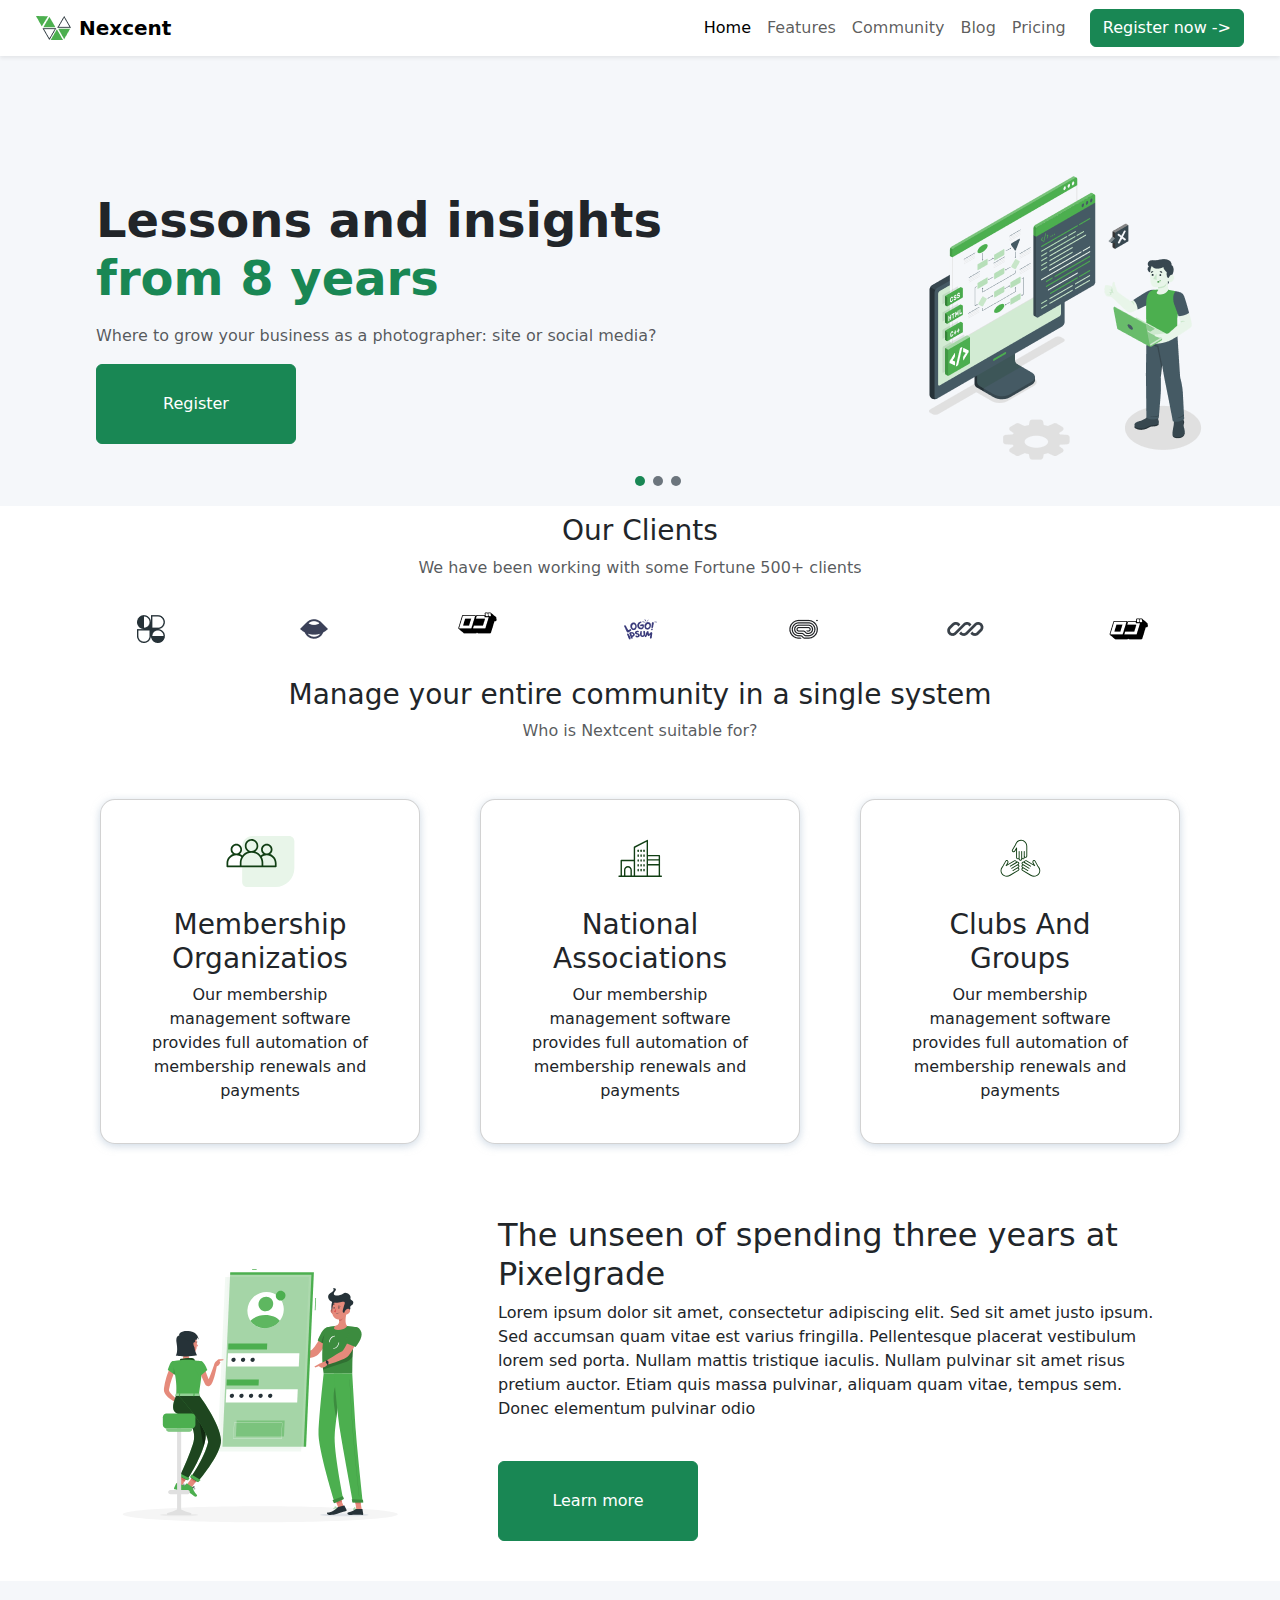
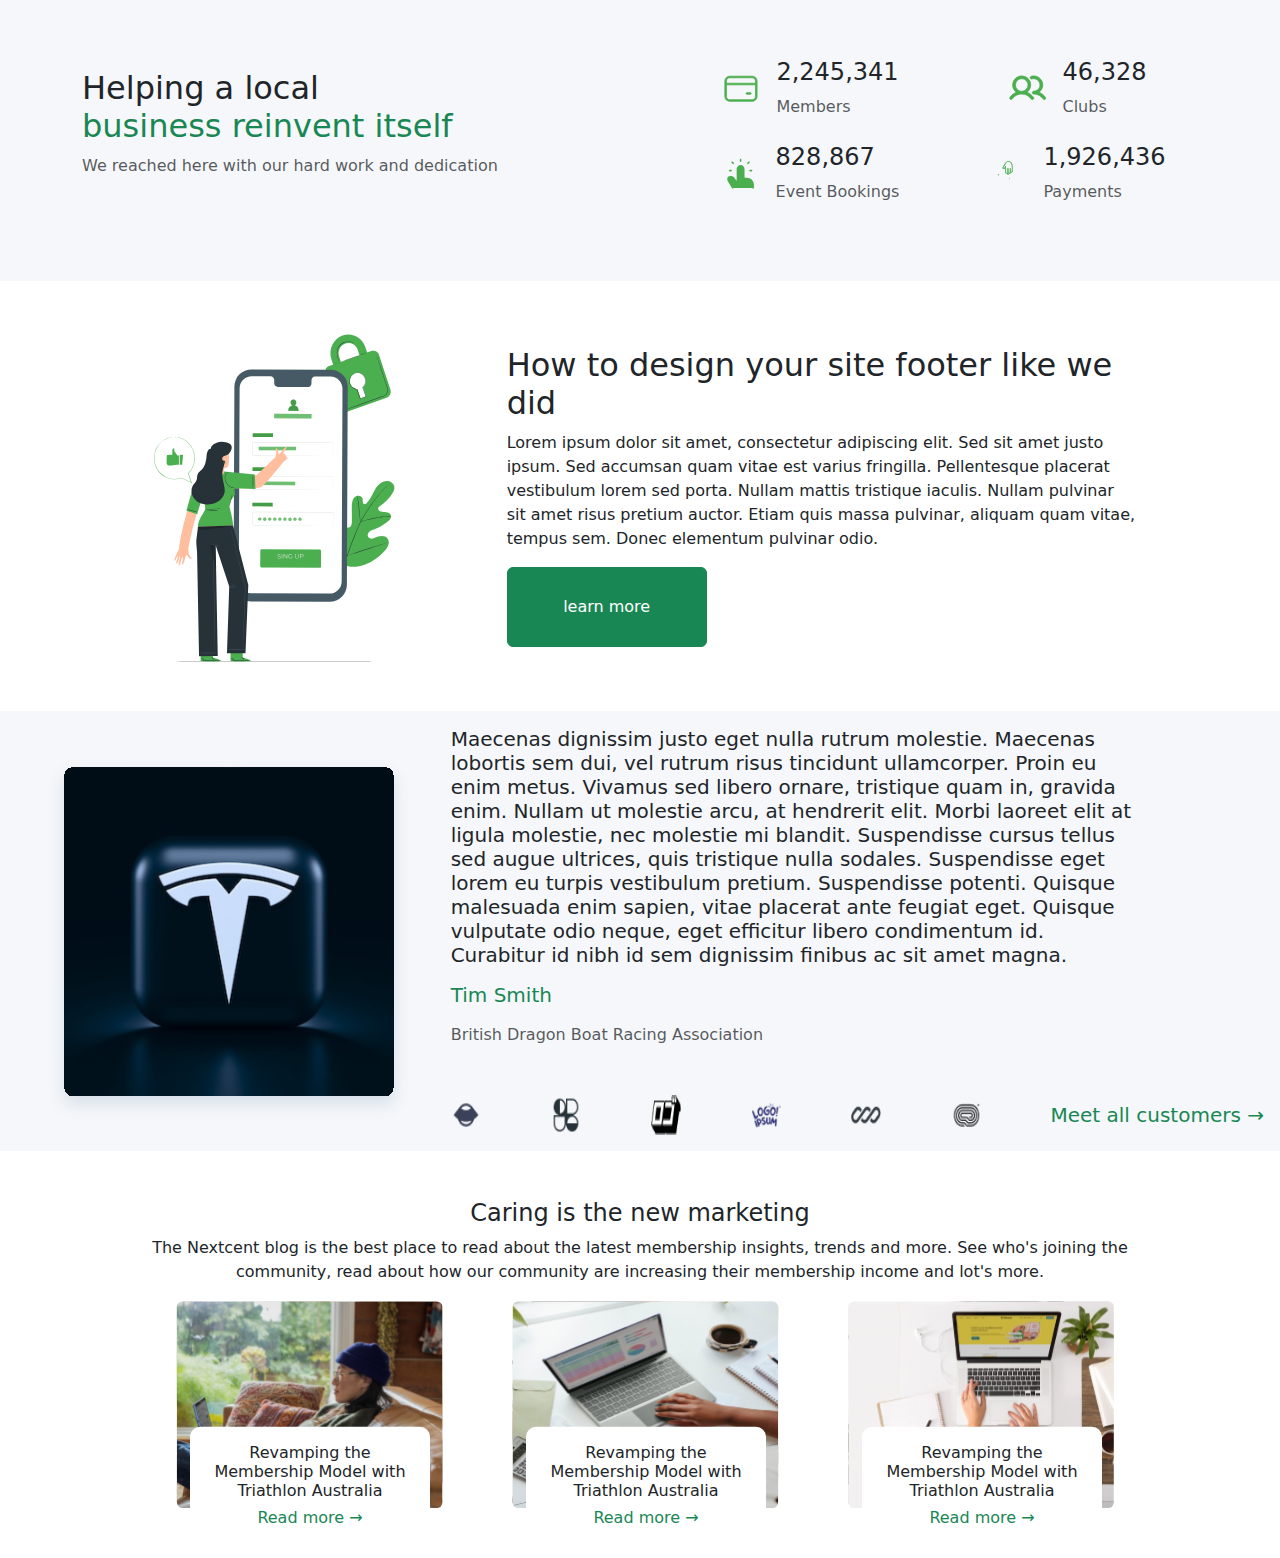
<file: index.html>
<!DOCTYPE html>
<html lang="en">
  <head>
    <link rel="stylesheet" href="css/bootstrap.min.css" />
    <link rel="stylesheet" href="style.css" />
    <title>Nexcent</title>
    <meta name="viewport" content="width=device-width, initial-scale=1" />
    <meta charset="utf-8" />
    <meta name="description" content="website responsive to all device" />
    <meta name="author" content="abdallah essam" />
    <meta name="keywords" content="html, css ,bootstrap" />
  </head>
  <body>
    
    <header>
      <nav class="navbar navbar-expand-lg bg-white shadow-sm px-4">
        <div class="container-fluid">
          <a href="#" class="navbar-brand alcenter">
            <img
              src="img/Nexcent logo.png"
              alt="logo"
              width="35"
              height="24"
              class="d-inline-block align-text-top me-2"
            />
            <strong> Nexcent </strong>
          </a>
          <button
            class="navbar-toggler"
            type="button"
            data-bs-toggle="collapse"
            data-bs-target="#x"
            aria-controls="x"
            aria-expanded="false"
            aria-label="Toggle navigation"
          >
            <span class="navbar-toggler-icon"></span>
          </button>
          <div id="x" class="collapse navbar-collapse justify-content-end">
            <ul class="navbar-nav me-3">
              <li class="nav-item">
                <a class="nav-link active" aria-current="page" href="#">Home</a>
              </li>
              <li class="nav-item">
                <a class="nav-link" href="#">Features</a>
              </li>
              <li class="nav-item">
                <a class="nav-link" href="#">Community</a>
              </li>
              <li class="nav-item">
                <a class="nav-link" href="#">Blog</a>
              </li>
              <li class="nav-item">
                <a class="nav-link" href="#">Pricing</a>
              </li>
            </ul>
            <a href="#" class="btn btn-success">Register now -> </a>
          </div>
        </div>
      </nav>
    </header>
    <main>
      <div
        class="container-fluid ps-5 bg"
        style="padding-top: 120px; padding-bottom: 20px"
      >
        <div class="row center">
          <div class="row flex-column-reverse flex-lg-row align-items-center">
            <div class="col-lg-8 text-lg-start text-center ps-lg-5">
              <h1 class="fw-bold display-5">
                Lessons and insights<br />
                <span class="text-success">from 8 years</span>
              </h1>
              <p class="text-muted mt-3">
                Where to grow your business as a photographer: site or social
                media?
              </p>
              <a href="" class="btn  buttonsu">Register</a>
            </div>
            <div class="col-lg-4 text-center">
              <img
                src="img/slider img.png"
                alt="logo"
                class="img-fluid"
                style="max-width: 90%"
              />
            </div>
          </div>
        </div>
        <div class="center gap-1 mt-3">
          <span class="dot bg-success dott"></span>
          <span class="dot bg-secondary mx-1 dott"></span>
          <span class="dot bg-secondary dott"></span>
        </div>
      </div>
    </main>
    <section>
      <div class="container">
        <div class="text-center m-2">
          <h3>Our Clients</h3>
          <p class="text-muted">
            We have been working with some Fortune 500+ clients
          </p>
        </div>
        <div class="row align-items-start py-3">
          <div class="col center">
            <img src="img/Logo1.png" />
          </div>
          <div class="col center">
            <img src="img/Logo.png" />
          </div>
          <div class="col center">
            <img src="img/Logo2.png" />
          </div>
          <div class="col center">
            <img src="img/Logo3.png" />
          </div>
          <div class="col center">
            <img src="img/Logo4.png" />
          </div>
          <div class="col center">
            <img src="img/Logo5.png" />
          </div>
          <div class="col center">
            <img src="img/Logo6.png" />
          </div>
        </div>
      </div>
    </section>
    <section>
      <div class="container">
        <div class="text-center m-3">
          <h3>Manage your entire community in a single system</h3>
          <p class="text-muted">Who is Nextcent suitable for?</p>
        </div>
        <div class="container my-5">
          <div class="row g-5 center py-2">
            <!--card 1-->
            <div class="col-12 col-sm-8 col-md-6 col-lg-4 center">
              <div class="card txtcard">
                <div class="card-icon py-1">
                  <img src="img/logo card 1.svg" class="card-img-top icoimg" />
                </div>
                <div class="card-body">
                  <h3 class="card-title">Membership Organizatios</h3>
                  <p class="card-text">
                    Our membership management software provides full automation
                    of membership renewals and payments
                  </p>
                </div>
              </div>
            </div>
            <!--card 2-->
            <div class="col-12 col-sm-8 col-md-6 col-lg-4 center">
              <div class="card txtcard">
                <div class="card-icon py-1">
                  <img src="img/logo card 2.svg" class="card-img-top icoimg" />
                </div>
                <div class="card-body">
                  <h3 class="card-title">National Associations</h3>
                  <p class="card-text">
                    Our membership management software provides full automation
                    of membership renewals and payments
                  </p>
                </div>
              </div>
            </div>
            <!--card 3-->
            <div class="col-12 col-sm-8 col-md-6 col-lg-4 center">
              <div class="card txtcard">
                <div class="card-icon py-1">
                  <img src="img/logo card 3.svg" class="card-img-top icoimg" />
                </div>
                <div class="card-body">
                  <h3 class="card-title">Clubs And Groups</h3>
                  <p class="card-text">
                    Our membership management software provides full automation
                    of membership renewals and payments
                  </p>
                </div>
              </div>
            </div>
          </div>
        </div>
      </div>
    </section>
    <section class="unlock">
      <div class="container">
        <div class="card border-0">
          <div class="row center">
            <div class="col-lg-4 col-sm-8 center">
              <img src="img/social photo 1.svg" class="img-fluid" style="width: 400px" />
            </div>
            <div
              class="card-body col-lg-8 flex-column center px-5 text-center text-lg-start"
              style="max-width: 85%"
            >
              <h2 class="card-title">
                The unseen of spending three years at Pixelgrade
              </h2>
              <p class="card-text">
                Lorem ipsum dolor sit amet, consectetur adipiscing elit. Sed sit
                amet justo ipsum. Sed accumsan quam vitae est varius fringilla.
                Pellentesque placerat vestibulum lorem sed porta. Nullam mattis
                tristique iaculis. Nullam pulvinar sit amet risus pretium
                auctor. Etiam quis massa pulvinar, aliquam quam vitae, tempus
                sem. Donec elementum pulvinar odio
              </p>
              <div class="text-center text-lg-start">
                <a href="#" class="btn my-4 buttonsu">Learn more</a>
              </div>
            </div>
          </div>
        </div>
      </div>
    </section>
    <section style="height: 300px" class="bg">
      <div class="container h-100">
        <div class="row h-100 align-items-center">
          <div class="col-12 col-md-6 col-lg-6 text-center text-lg-start">
            <h2>
              Helping a local<br />
              <span class="text-success">business reinvent itself</span>
            </h2>
            <p class="text-muted">
              We reached here with our hard work and dedication
            </p>
          </div>
          <div class="col-md-6 py-lg-5 ps-sm-5 d-flex align-items-center">
            <div class="row g-4">
              <!-- Item 1 -->
              <div class="col-6 col-sm-6">
                <div class="itemcenter">
                  <img src="img/item icon 1.svg" width="40" height="40" alt="icon" />
                  <div class="ms-3">
                    <div class="stat-number"><h4>2,245,341</h4></div>
                    <div class="stat-label text-muted">Members</div>
                  </div>
                </div>
              </div>
              <!-- Item 2 -->
              <div class="col-6 col-sm-6">
                <div class="itemcenter">
                  <img src="img/item icon 2.svg" width="40" height="40" alt="icon" />
                  <div class="ms-3">
                    <div class="stat-number"><h4>46,328</h4></div>
                    <div class="stat-label text-muted">Clubs</div>
                  </div>
                </div>
              </div>
              <!-- Item 3 -->
              <div class="col-6 col-sm-6">
                <div class="itemcenter">
                  <img src="img/item icon 3.svg" width="40" height="40" alt="icon" />
                  <div class="ms-3">
                    <div class="stat-number"><h4>828,867</h4></div>
                    <div class="stat-label text-muted">Event Bookings</div>
                  </div>
                </div>
              </div>
              <!-- Item 4 -->
              <div class="col-6 col-sm-6">
                <div class="itemcenter">
                  <img src="img/item icon 4.svg" width="40" height="40" alt="icon" />
                  <div class="ms-3">
                    <div class="stat-number"><h4>1,926,436</h4></div>
                    <div class="stat-label text-muted">Payments</div>
                  </div>
                </div>
              </div>
            </div>
          </div>
        </div>
      </div>
    </section>
    <section>
      <div class="container py-5" style="max-width: 85%">
        <div class="card border-0">
          <div class="row center">
            <div class="col-sm-8 col-lg-4 center">
              <img
                class="card-img img-fluid"
                src="img/social photo 2.svg"
                alt="Title"
                style="width: 400px"
              />
            </div>
            <div
              class="col-lg-8 card-body flex-column center px-5 text-center text-lg-start"
            >
              <h2 class="card-title">
                How to design your site footer like we did
              </h2>
              <p class="card-text">
                Lorem ipsum dolor sit amet, consectetur adipiscing elit. Sed sit
                amet justo ipsum. Sed accumsan quam vitae est varius fringilla.
                Pellentesque placerat vestibulum lorem sed porta. Nullam mattis
                tristique iaculis. Nullam pulvinar sit amet risus pretium
                auctor. Etiam quis massa pulvinar, aliquam quam vitae, tempus
                sem. Donec elementum pulvinar odio.
              </p>
              <div class="text-center text-lg-start">
                <a href="#" class="btn buttonsu">learn more</a>
              </div>
            </div>
          </div>
        </div>
      </div>
    </section>
    <section class="bg">
      
      <div class="card text-start bg-transparent border-0">
        <div class="row align-items-center">
          <div class="col-12 col-md-12 col-lg-4 align-items-center">
            <img
              class="card-img alcenter pt-3 ps-lg-5"
              style="height: 400px"
              src="img/tesla logo.svg"
              alt="Title"
            />
          </div>
          <div class="col-lg-8 text-lg-start text-center">
            <div class="card-body">
              <h5 class="card-text ms-5 ms-lg-0" style="max-width: 85%">
                Maecenas dignissim justo eget nulla rutrum molestie. Maecenas
                lobortis sem dui, vel rutrum risus tincidunt ullamcorper. Proin
                eu enim metus. Vivamus sed libero ornare, tristique quam in,
                gravida enim. Nullam ut molestie arcu, at hendrerit elit. Morbi
                laoreet elit at ligula molestie, nec molestie mi blandit.
                Suspendisse cursus tellus sed augue ultrices, quis tristique
                nulla sodales. Suspendisse eget lorem eu turpis vestibulum
                pretium. Suspendisse potenti. Quisque malesuada enim sapien,
                vitae placerat ante feugiat eget. Quisque vulputate odio neque,
                eget efficitur libero condimentum id. Curabitur id nibh id sem
                dignissim finibus ac sit amet magna.
                <h5 class="text-success py-2">Tim Smith</h5>
                <p class="text-muted">British Dragon Boat Racing Association</p>
              </h5>

              <!--logos-->
              <div class="logos">
                <img src="img/Logo.png" class="imglogo" />
                <img src="img/Logo1.png" class="imglogo" />
                <img src="img/Logo2.png" class="imglogo" />
                <img src="img/Logo3.png" class="imglogo" />
                <img src="img/Logo5.png" class="imglogo" />
                <img src="img/Logo4.png" class="imglogo" />
                <a
                  href="#"
                  class="custom-link text-success mt-2"
                  style="text-decoration: none"
                  ><h5>Meet all customers <span class="arrow">&rarr;</span></h5>
                </a>
              </div>
            </div>
          </div>
        </div>
      </div>
    </section>
    <footer>
      
      <div class="container my-5">
        <div class="text-center px-5">
          <h4>Caring is the new marketing</h4>
          <p class="text-center px-2">
            The Nextcent blog is the best place to read about the latest
            membership insights, trends and more. See who's joining the
            community, read about how our community are increasing their
            membership income and lot's more.​
          </p>
          <div class="container">
            <div class="row ms-md-0 my-1 center">
              <!--card 1-->

              <div
                class="col-lg-4 col-md-6 my-sm-5 my-md-0 my-lg-0 my-5 center"
              >
                <div class="footdiv">
                  <img
                    src="img/img foot icon 1.svg"
                    class="img-fluid footimg px-md-3"
                    alt="Card Image"
                  />
                  <div class="imgcard">
                    <h6 class="footcard">
                      Revamping the Membership Model with Triathlon Australia
                    </h6>
                    <div class="text-center">
                      <a href="#" class="textfoot">
                        <h6>Read more →</h6>
                      </a>
                    </div>
                  </div>
                </div>
              </div>
              <!--card 2-->

              <div
                class="col-lg-4 col-md-6 my-sm-5 my-md-0 my-lg-0 my-5 center"
              >
                <div class="footdiv">
                  <img
                    src="img/img foot icon 2.svg"
                    class="img-fluid footimg px-md-3"
                    alt="Card Image"
                  />
                  <div class="imgcard">
                    <h6 class="footcard">
                      Revamping the Membership Model with Triathlon Australia
                    </h6>
                    <div class="text-center">
                      <a href="#" class="textfoot">
                        <h6>Read more →</h6>
                      </a>
                    </div>
                  </div>
                </div>
              </div>
              <!--card 3-->

              <div
                class="col-lg-4 col-md-6 my-sm-5 my-md-5 my-lg-0 my-5 center"
              >
                <div class="footdiv">
                  <img
                    src="img/img foot icon 3.svg"
                    class="img-fluid px-md-3 py-md-3 py-lg-0 footimg"
                    alt="Card Image"
                  />
                  <div class="imgcard">
                    <h6 class="footcard">
                      Revamping the Membership Model with Triathlon Australia
                    </h6>
                    <div class="text-center">
                      <a href="#" class="textfoot">
                        <h6>Read more →</h6>
                      </a>
                    </div>
                  </div>
                </div>
              </div>
            </div>
          </div>
        </div>
      </div>
    </footer>
    <script src="js/jquery-3.7.1.min.js"></script>
    <script src="js/bootstrap.bundle.min.js"></script>
  </body>
</html>
</file>
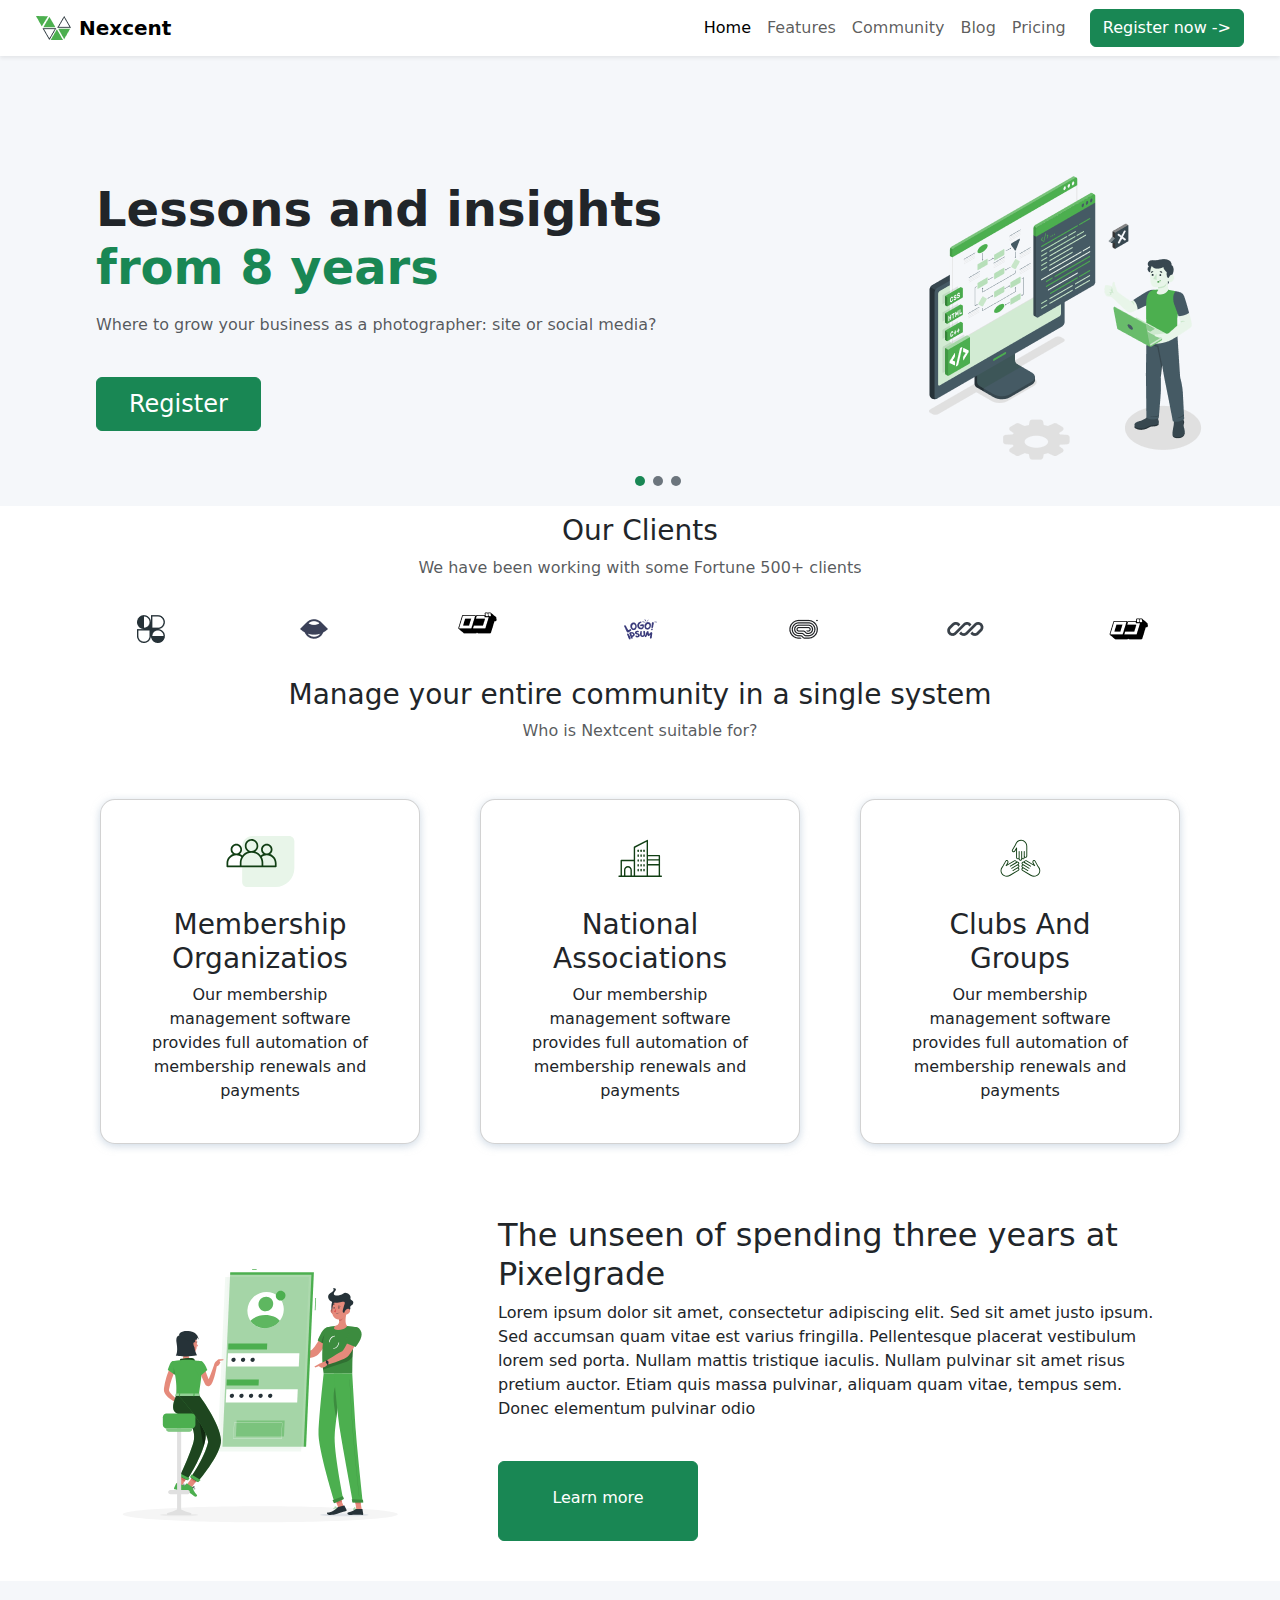
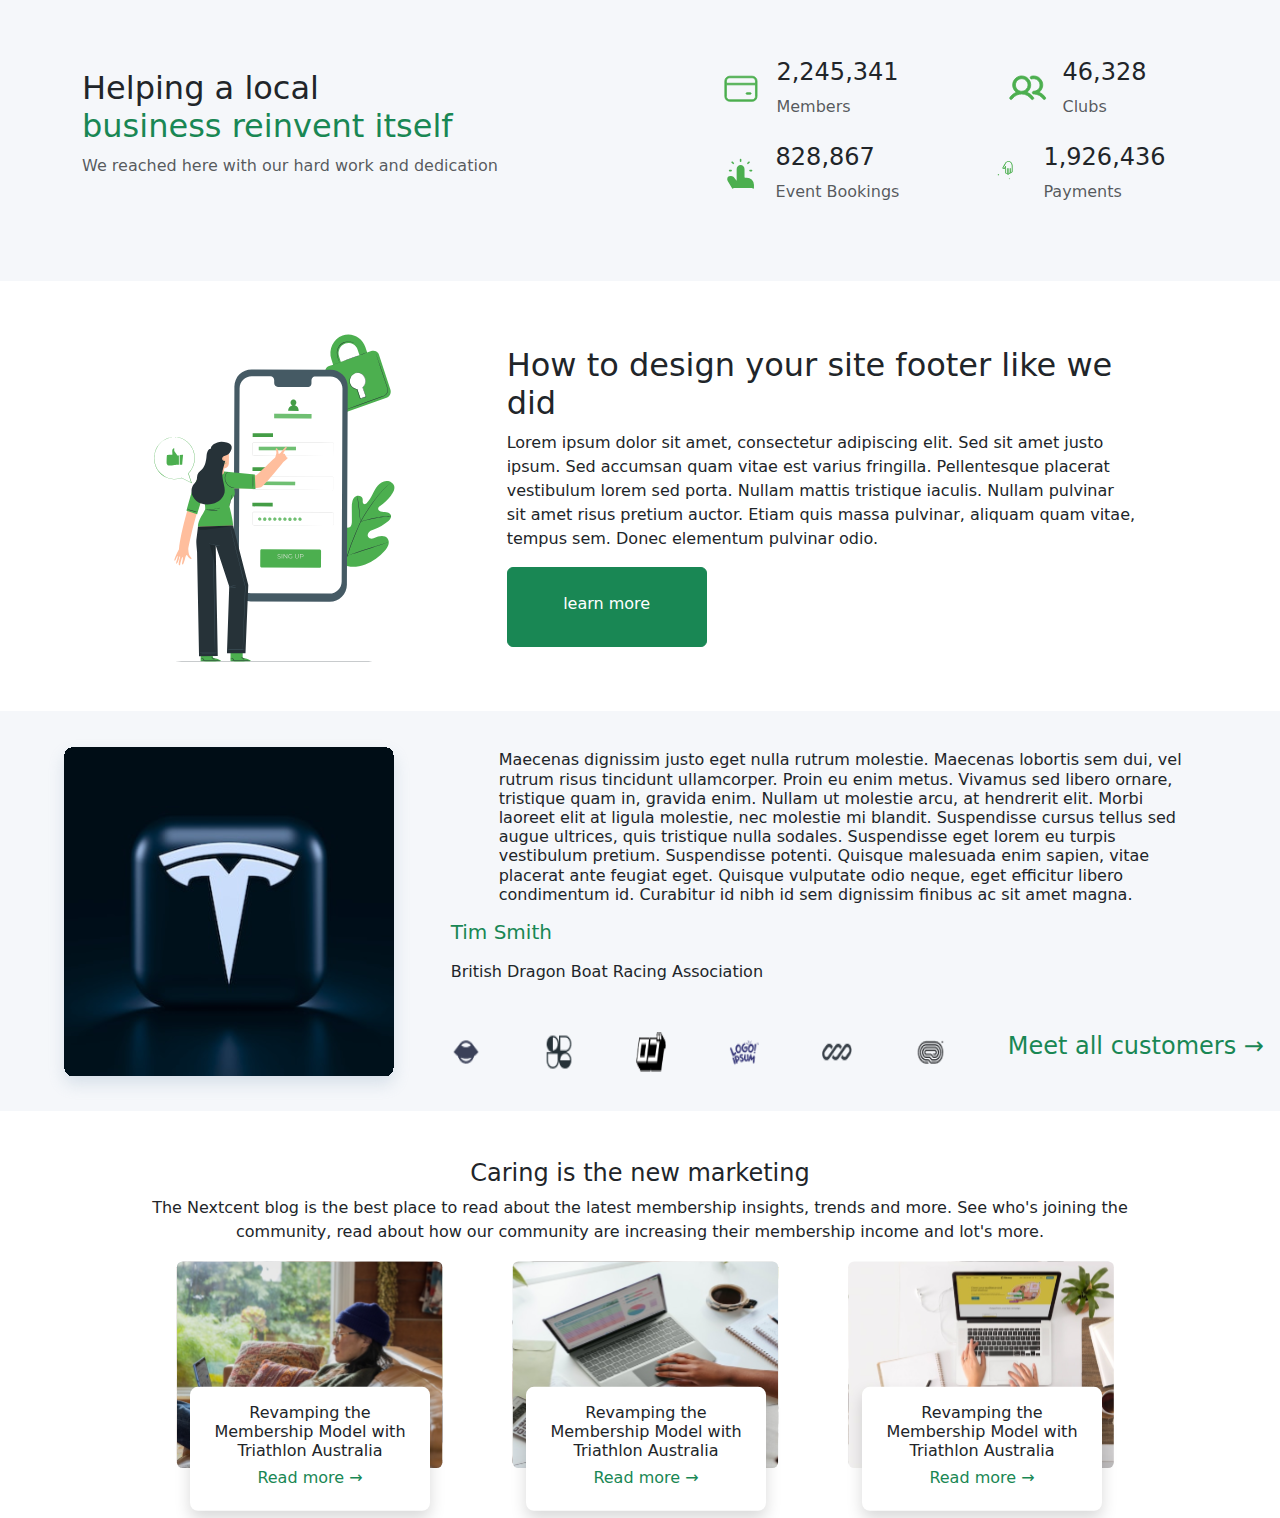
<file: bootsrtappro.html>
<!DOCTYPE html>
<html lang="en">
  <head>
    <link rel="stylesheet" href="css/bootstrap.min.css" />
  </head>
  <body>
    <script src="js/jquery-3.7.1.min.js"></script>
    <script src="js/bootstrap.bundle.min.js"></script>

    <nav class="navbar navbar-expand-lg bg-white shadow-sm px-4">
      <div class="container-fluid">
        <a href="#" class="navbar-brand d-flex align-items-center">
          <img
            src="img/Icon.png"
            alt="logo"
            width="35"
            height="24"
            class="d-inline-block align-text-top me-2"
          />
          <strong> Nexcent </strong>
        </a>
        <button
          class="navbar-toggler"
          type="button"
          data-bs-toggle="collapse"
          data-bs-target="#x"
          aria-controls="x"
          aria-expanded="false"
          aria-label="Toggle navigation"
        >
          <span class="navbar-toggler-icon"></span>
        </button>
        <div id="x" class="collapse navbar-collapse justify-content-end">
          <ul class="navbar-nav me-3">
            <li class="nav-item">
              <a class="nav-link active" aria-current="page" href="#">Home</a>
            </li>
            <li class="nav-item">
              <a class="nav-link" href="#">Features</a>
            </li>
            <li class="nav-item">
              <a class="nav-link" href="#">Community</a>
            </li>
            <li class="nav-item">
              <a class="nav-link" href="#">Blog</a>
            </li>
            <li class="nav-item">
              <a class="nav-link" href="#">Pricing</a>
            </li>
          </ul>
          <a href="#" class="btn btn-success">Register now -> </a>
        </div>
      </div>
    </nav>
    <section>
      <div
        class="container-fluid ps-5"
        style="
          background-color: #f5f7fa;
          padding-top: 120px;
          padding-bottom: 20px;
        "
      >
        <div class="row justify-content-center">
          <div class="row flex-column-reverse flex-lg-row align-items-center">
            <div class="col-lg-8 text-lg-start text-center ps-lg-5">
              <h1 class="fw-bold display-5">
                Lessons and insights<br />
                <span class="text-success">from 8 years</span>
              </h1>
              <p class="text-muted mt-3">
                Where to grow your business as a photographer: site or social
                media?
              </p>
              <a
                href=""
                class="btn btn-success my-4 btn-custom"
                style="
                  --bs-btn-padding-y: 0.5rem;
                  --bs-btn-padding-x: 2rem;
                  --bs-btn-font-size: 1.5rem;
                "
                >Register</a
              >
            </div>
            <div class="col-lg-4 text-center">
              <img
                src="img/Illustration.png"
                alt="logo"
                class="img-fluid"
                style="max-width: 90%"
              />
            </div>
          </div>
        </div>
        <div class="d-flex justify-content-center gap-1 mt-3">
          <span
            class="dot bg-success rounded-circle d-inline-block"
            style="width: 10px; height: 10px"
          ></span>
          <span
            class="dot bg-secondary rounded-circle d-inline-block mx-1"
            style="width: 10px; height: 10px"
          ></span>
          <span
            class="dot bg-secondary rounded-circle d-inline-block"
            style="width: 10px; height: 10px"
          ></span>
        </div>
      </div>
    </section>
    <section>
      <div class="container">
        <div class="text-center m-2">
          <h3>Our Clients</h3>
          <p class="text-muted">
            We have been working with some Fortune 500+ clients
          </p>
        </div>
        <div class="row align-items-start py-3">
          <div class="col d-flex justify-content-center">
            <img src="img/Logo1.png" />
          </div>
          <div class="col d-flex justify-content-center">
            <img src="img/Logo.png" />
          </div>
          <div class="col d-flex justify-content-center">
            <img src="img/Logo2.png" />
          </div>
          <div class="col d-flex justify-content-center">
            <img src="img/Logo3.png" />
          </div>
          <div class="col d-flex justify-content-center">
            <img src="img/Logo4.png" />
          </div>
          <div class="col d-flex justify-content-center">
            <img src="img/Logo5.png" />
          </div>
          <div class="col d-flex justify-content-center">
            <img src="img/Logo6.png" />
          </div>
        </div>
      </div>
    </section>
    <section>
      <div class="container">
        <div class="text-center m-3">
          <h3>Manage your entire community in a single system</h3>
          <p class="text-muted">Who is Nextcent suitable for?</p>
        </div>
        <div class="container my-5">
          <div class="row g-5 justify-content-center py-2">
            <div
              class="col-12 col-sm-8 col-md-6 col-lg-4 d-flex justify-content-center"
            >
              <div
                class="card text-center p-4"
                style="
                  width: 20rem;
                  box-shadow: 2px 2px 2px 2px #abbed199;
                  border-radius: 15px;
                  box-shadow: 0 2px 8px rgba(171, 190, 209, 0.6);
                "
              >
                <div class="card-icon py-1">
                  <img
                    src="img/1.svg"
                    class="card-img-top"
                    alt="logo"
                    style="height: 60px"
                  />
                </div>
                <div class="card-body">
                  <h3 class="card-title">Membership Organizatios</h3>
                  <p class="card-text">
                    Our membership management software provides full automation
                    of membership renewals and payments
                  </p>
                </div>
              </div>
            </div>
            <div
              class="col-12 col-sm-8 col-md-6 col-lg-4 d-flex justify-content-center"
            >
              <div
                class="card text-center p-4"
                style="
                  width: 20rem;
                  box-shadow: 2px 2px 2px 2px #abbed199;
                  border-radius: 15px;
                  box-shadow: 0 2px 8px rgba(171, 190, 209, 0.6);
                "
              >
                <div class="card-icon py-1">
                  <img
                    src="img/2.svg"
                    class="card-img-top"
                    alt="logo"
                    style="height: 60px"
                  />
                </div>
                <div class="card-body">
                  <h3 class="card-title">National Associations</h3>
                  <p class="card-text">
                    Our membership management software provides full automation
                    of membership renewals and payments
                  </p>
                </div>
              </div>
            </div>
            <div
              class="col-12 col-sm-8 col-md-6 col-lg-4 d-flex justify-content-center"
            >
              <div
                class="card text-center p-4"
                style="
                  width: 20rem;
                  box-shadow: 2px 2px 2px 2px #abbed199;
                  border-radius: 15px;
                  box-shadow: 0 2px 8px rgba(171, 190, 209, 0.6);
                "
              >
                <div class="card-icon py-1">
                  <img
                    src="img/3.svg"
                    class="card-img-right"
                    alt="logo"
                    style="height: 60px"
                  />
                </div>
                <div class="card-body">
                  <h3 class="card-title">Clubs And Groups</h3>
                  <p class="card-text">
                    Our membership management software provides full automation
                    of membership renewals and payments
                  </p>
                </div>
              </div>
            </div>
          </div>
        </div>
      </div>
    </section>
    <section class="unlock">
      <div class="container">
        <div class="card border-0">
          <div class="row justify-content-center">
            <div class="col-lg-4 col-sm-8 d-flex justify-content-center">
              <img src="img/4.svg" class="img-fluid" style="width: 400px" />
            </div>
            <div
              class="card-body col-lg-8 d-flex flex-column justify-content-center px-5 text-center text-lg-start"
              style="max-width: 85%"
            >
              <h2 class="card-title">
                The unseen of spending three years at Pixelgrade
              </h2>
              <p class="card-text">
                Lorem ipsum dolor sit amet, consectetur adipiscing elit. Sed sit
                amet justo ipsum. Sed accumsan quam vitae est varius fringilla.
                Pellentesque placerat vestibulum lorem sed porta. Nullam mattis
                tristique iaculis. Nullam pulvinar sit amet risus pretium
                auctor. Etiam quis massa pulvinar, aliquam quam vitae, tempus
                sem. Donec elementum pulvinar odio
              </p>
              <div class="text-center text-lg-start">
                <a
                  href="#"
                  class="btn btn-success my-4 btn-custom"
                  style="
                    --bs-btn-padding-y: 1.5rem;
                    --bs-btn-padding-x: 1rem;
                    width: 200px;
                    height: 80px;
                  "
                  >Learn more</a
                >
              </div>
            </div>
          </div>
        </div>
      </div>
    </section>
    <section style="background-color: #f5f7fa; height: 300px">
      <div class="container h-100">
        <div class="row h-100 align-items-center">
          <div class="col-12 col-md-6 col-lg-6 text-center text-lg-start">
            <h2>
              Helping a local<br />
              <span class="text-success">business reinvent itself</span>
            </h2>
            <p class="text-muted">
              We reached here with our hard work and dedication
            </p>
          </div>
          <div class="col-md-6 py-lg-5 ps-sm-5 d-flex align-items-center">
            <div class="row g-4">
              <!-- Item 1 -->
              <div class="col-6 col-sm-6">
                <div class="d-flex align-items-center justify-content-center">
                  <img src="img/8.svg" width="40" height="40" alt="icon" />
                  <div class="ms-3">
                    <div class="stat-number"><h4>2,245,341</h4></div>
                    <div class="stat-label text-muted">Members</div>
                  </div>
                </div>
              </div>
              <!-- Item 2 -->
              <div class="col-6 col-sm-6">
                <div class="d-flex align-items-center justify-content-center">
                  <img src="img/5.svg" width="40" height="40" alt="icon" />
                  <div class="ms-3">
                    <div class="stat-number"><h4>46,328</h4></div>
                    <div class="stat-label text-muted">Clubs</div>
                  </div>
                </div>
              </div>
              <!-- Item 3 -->
              <div class="col-6 col-sm-6">
                <div class="d-flex align-items-center justify-content-center">
                  <img src="img/6.svg" width="40" height="40" alt="icon" />
                  <div class="ms-3">
                    <div class="stat-number"><h4>828,867</h4></div>
                    <div class="stat-label text-muted">Event Bookings</div>
                  </div>
                </div>
              </div>
              <div class="col-6 col-sm-6">
                <div class="d-flex align-items-center justify-content-center">
                  <img src="img/7.svg" width="40" height="40" alt="icon" />
                  <div class="ms-3">
                    <div class="stat-number"><h4>1,926,436</h4></div>
                    <div class="stat-label text-muted">Payments</div>
                  </div>
                </div>
              </div>
            </div>
          </div>
        </div>
      </div>
    </section>
    <section>
      <div class="container py-5" style="max-width: 85%">
        <div class="card border-0">
          <div class="row justify-content-center">
            <div class="col-sm-8 col-lg-4 d-flex justify-content-center">
              <img
                class="card-img img-fluid"
                src="img/10.svg"
                alt="Title"
                style="width: 400px"
              />
            </div>
            <div
              class="col-lg-8 card-body d-flex flex-column justify-content-center px-5 text-center text-lg-start"
            >
              <h2 class="card-title">
                How to design your site footer like we did
              </h2>
              <p class="card-text">
                Lorem ipsum dolor sit amet, consectetur adipiscing elit. Sed sit
                amet justo ipsum. Sed accumsan quam vitae est varius fringilla.
                Pellentesque placerat vestibulum lorem sed porta. Nullam mattis
                tristique iaculis. Nullam pulvinar sit amet risus pretium
                auctor. Etiam quis massa pulvinar, aliquam quam vitae, tempus
                sem. Donec elementum pulvinar odio.
              </p>
              <div class="text-center text-lg-start">
                <a
                  href="#"
                  class="btn btn-success"
                  style="
                    --bs-btn-padding-y: 1.5rem;
                    --bs-btn-padding-x: 1rem;
                    width: 200px;
                    height: 80px;
                  "
                  >learn more</a
                >
              </div>
            </div>
          </div>
        </div>
      </div>
    </section>
    <section style="background-color: #f5f7fa">
      <div class="card text-start bg-transparent border-0">
        <div class="row align-items-center">
          <div
            class="col-12 col-md-12 col-lg-4 d-flex align-items-center justify-content-center"
          >
            <img
              class="card-img d-flex align-items-center pt-3 ps-lg-5"
              style="height: 400px"
              src="img/9.svg"
              alt="Title"
            />
          </div>
          <div class="col-lg-8 text-lg-start text-center">
            <div class="card-body">
              <h6 class="card-text ms-5" style="max-width: 85%">
                Maecenas dignissim justo eget nulla rutrum molestie. Maecenas
                lobortis sem dui, vel rutrum risus tincidunt ullamcorper. Proin
                eu enim metus. Vivamus sed libero ornare, tristique quam in,
                gravida enim. Nullam ut molestie arcu, at hendrerit elit. Morbi
                laoreet elit at ligula molestie, nec molestie mi blandit.
                Suspendisse cursus tellus sed augue ultrices, quis tristique
                nulla sodales. Suspendisse eget lorem eu turpis vestibulum
                pretium. Suspendisse potenti. Quisque malesuada enim sapien,
                vitae placerat ante feugiat eget. Quisque vulputate odio neque,
                eget efficitur libero condimentum id. Curabitur id nibh id sem
                dignissim finibus ac sit amet magna.
                <h5 class="text-success py-2">Tim Smith</h5>
                <p>British Dragon Boat Racing Association</p>
              </h6>
              <div class="d-flex justify-content-between mt-5">
                <img src="img/Logo.png" width="30px" height="40px" />
                <img src="img/Logo1.png" width="30px" height="40px" />
                <img src="img/Logo2.png" width="30px" height="40px" />
                <img src="img/Logo3.png" width="30px" height="40px" />
                <img src="img/Logo5.png" width="30px" height="40px" />
                <img src="img/Logo4.png" width="30px" height="40px" />
                <a
                  href="#"
                  class="custom-link text-success"
                  style="text-decoration: none"
                  ><h4>Meet all customers <span class="arrow">&rarr;</span></h4>
                </a>
              </div>
            </div>
          </div>
        </div>
      </div>
    </section>
    <section>
      <div class="container my-5">
        <div class="text-center px-5">
          <h4>Caring is the new marketing</h4>
          <p class="text-center px-2">
            The Nextcent blog is the best place to read about the latest
            membership insights, trends and more. See who's joining the
            community, read about how our community are increasing their
            membership income and lot's more.​
          </p>
          <div class="container">
            <div class="row ms-md-0 my-1 d-flex justify-content-center">
              <div
                class="col-lg-4 col-md-6 my-sm-5 my-md-0 my-lg-0 my-5 d-flex justify-content-center"
              >
                <div class="position-relative" style="width: 300px">
                  <img
                    src="img/20.svg"
                    class="img-fluid rounded-3 px-md-3"
                    alt="Card Image"
                    width="400px"
                  />
                  <div
                    class="position-absolute start-50 bg-white p-3 rounded-3 shadow"
                    style="
                      width: 80%;
                      top: 80%;
                      transform: translate(-50%, -33%);
                    "
                  >
                    <h6 class="mb-2 text-center">
                      Revamping the Membership Model with Triathlon Australia
                    </h6>
                    <div class="text-center">
                      <a
                        href="#"
                        class="text-success fw-semibold small text-decoration-none"
                      >
                        <h6>Read more →</h6>
                      </a>
                    </div>
                  </div>
                </div>
              </div>

              <div
                class="col-lg-4 col-md-6 my-sm-5 my-md-0 my-lg-0 my-5 d-flex justify-content-center"
              >
                <div class="position-relative" style="width: 300px">
                  <img
                    src="img/21.svg"
                    class="img-fluid rounded-3 px-md-3"
                    alt="Card Image"
                    width="400px"
                  />
                  <div
                    class="position-absolute start-50 bg-white p-3 rounded-3 shadow"
                    style="
                      width: 80%;
                      top: 80%;
                      transform: translate(-50%, -33%);
                    "
                  >
                    <h6 class="mb-2 text-center">
                      Revamping the Membership Model with Triathlon Australia
                    </h6>
                    <div class="text-center">
                      <a
                        href="#"
                        class="text-success fw-semibold small text-decoration-none"
                      >
                        <h6>Read more →</h6>
                      </a>
                    </div>
                  </div>
                </div>
              </div>
              <div
                class="col-lg-4 col-md-6 my-sm-5 my-md-5 my-lg-0 my-5 d-flex justify-content-center"
              >
                <div class="position-relative" style="width: 300px">
                  <img
                    src="img/22.svg"
                    class="img-fluid rounded-3 px-md-3 py-md-3 py-lg-0"
                    alt="Card Image"
                    width="400px"
                  />
                  <div
                    class="position-absolute start-50 bg-white p-3 rounded-3 shadow"
                    style="
                      width: 80%;
                      top: 80%;
                      transform: translate(-50%, -33%);
                    "
                  >
                    <h6 class="mb-2 text-center">
                      Revamping the Membership Model with Triathlon Australia
                    </h6>
                    <div class="text-center">
                      <a
                        href="#"
                        class="text-success fw-semibold small text-decoration-none"
                      >
                        <h6>Read more →</h6>
                      </a>
                    </div>
                  </div>
                </div>
              </div>
            </div>
          </div>
        </div>
      </div>
    </section>
  </body>
</html>
</file>
<file: style.css>
.center{
    display: flex;
    justify-content: center;
}

.imgcard {
    width: 80%;
        top: 80%;
        transform: translate(-50%, -33%);
        position:absolute;
        left: 50%;
        padding: 1rem;
        background-color: white;
        border-radius: 10px;
        box-shadow: 2px;
}

.imglogo{
    width: 30px;
    height: 40px;
}

.dott{
    border-radius: 50%;
    -webkit-border-radius: 50%;
    -moz-border-radius: 50%;
    -ms-border-radius: 50%;
    -o-border-radius: 50%;
    display: inline-block;
    width: 10px;
    height: 10px;
}

.txtcard{
    padding: 1.5rem;
    text-align: center;
    width: 20rem;
    box-shadow:0 2px 8px rgba(171, 190, 209, 0.6);
    border-radius: 15px;
    -webkit-border-radius: 15px;
    -moz-border-radius: 15px;
    -ms-border-radius: 15px;
    -o-border-radius: 15px;
    
}

.icoimg{
    height: 60px
}

.itemcenter{
    display: flex;
    align-items: center;
    justify-content: center;
}

.footimg{
    border-radius: 10px;
    -webkit-border-radius: 10px;
    -moz-border-radius: 10px;
    -ms-border-radius: 10px;
    -o-border-radius: 10px;
    width: 400px;
}

.footdiv{
    position: relative;
    width: 300px;
}

.bg{
    background-color: #f5f7fa;
}

.textfoot{
        text-decoration: none ;
        font-weight: 600 ;
        font-size: 0.875em;
        --bs-text-opacity: 1;
            color: rgba(var(--bs-success-rgb), var(--bs-text-opacity));
}

.footcard{
    margin-bottom: 0.5rem;
    text-align: center;
}

.nan{
    display: none;
}

.logos{
    display: flex;
    justify-content:space-between;
    margin-top: 3rem;
    
}

.alcenter{
    display: flex;
    align-items: center;
}

.buttonsu{
    --bs-btn-color: #fff;
        --bs-btn-bg: #198754;
        --bs-btn-border-color: #198754;
        --bs-btn-hover-color: #fff;
        --bs-btn-hover-bg: #157347;
        --bs-btn-hover-border-color: #146c43;
        --bs-btn-focus-shadow-rgb: 60, 153, 110;
        --bs-btn-active-color: #fff;
        --bs-btn-padding-y: 0.2rem;
            --bs-btn-padding-x: 0.5rem;
            width: 200px;
            height: 80px;
        flex-wrap: wrap;
        align-content: center;
        justify-content: center;
}
</file>
